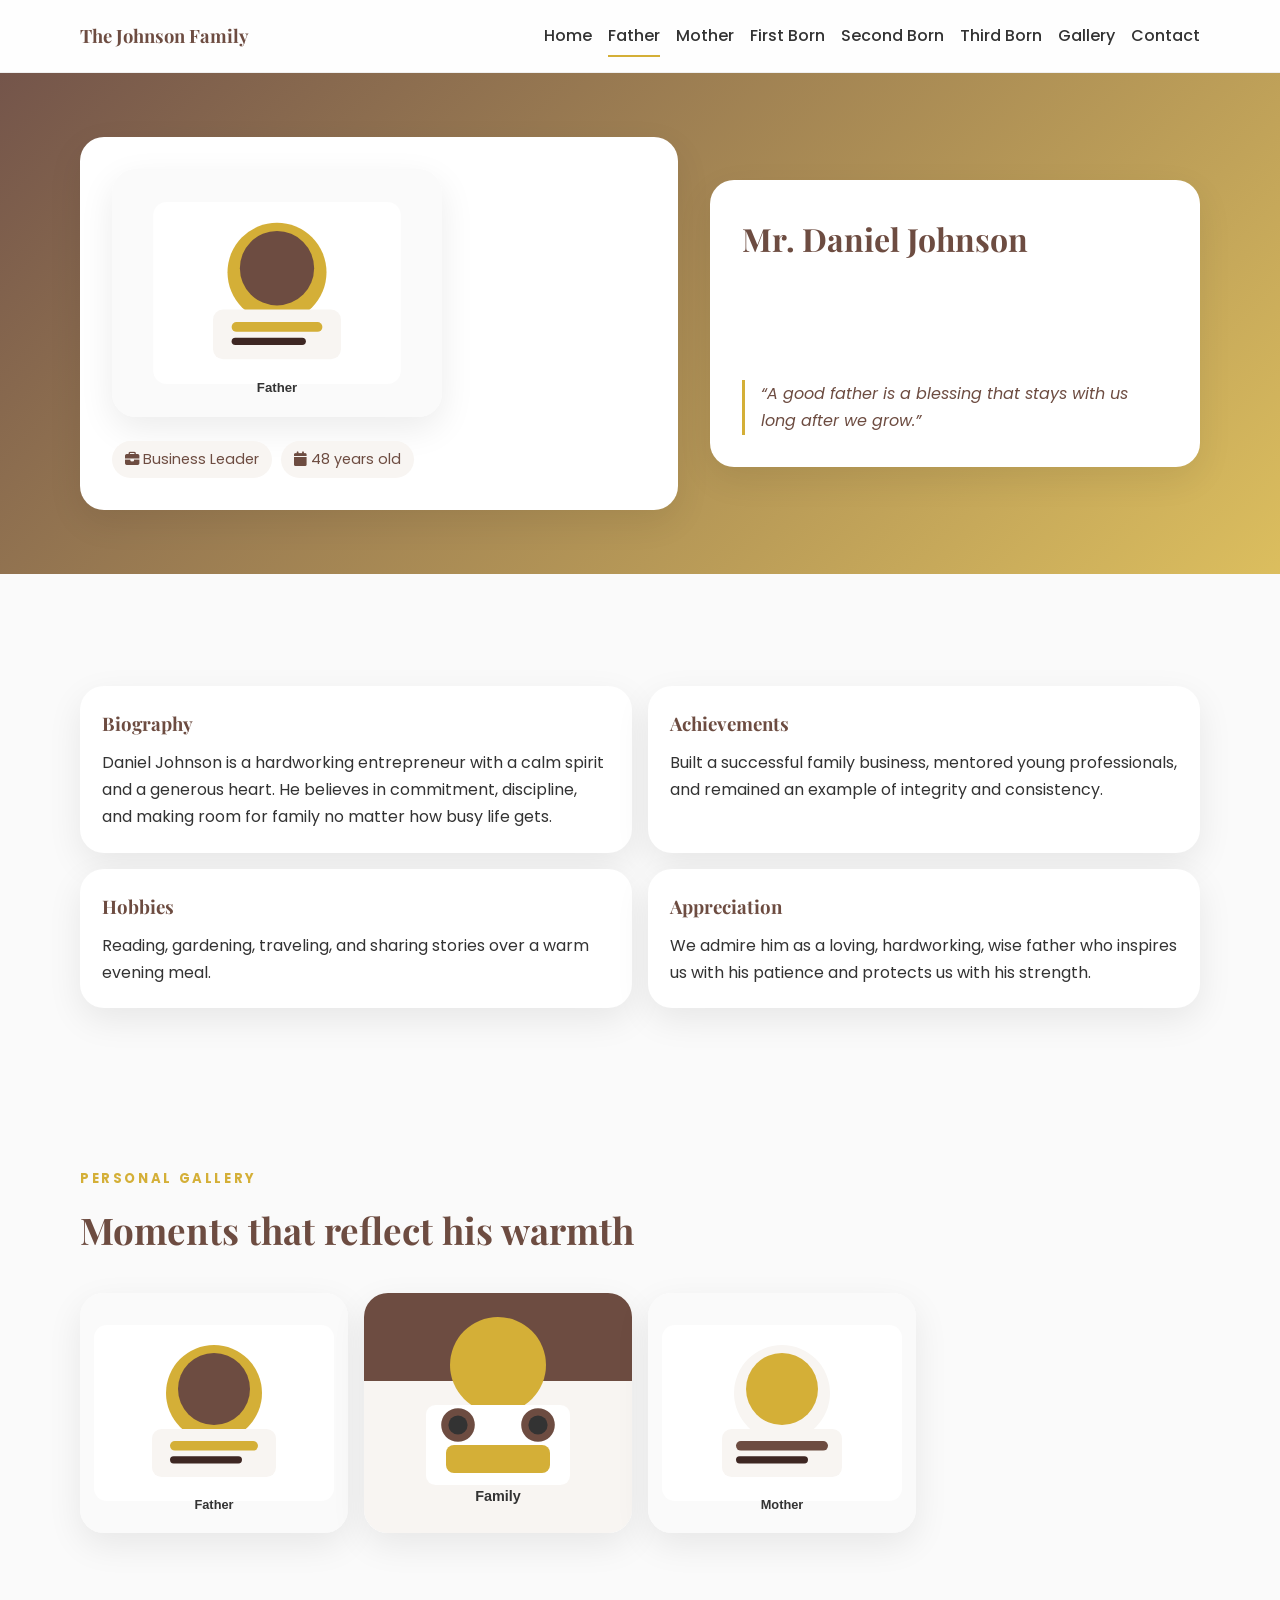
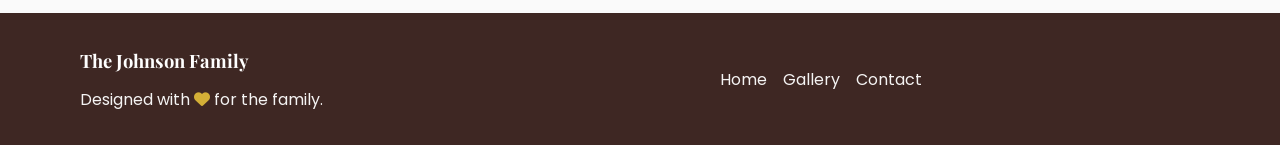
<file: father.html>
<!DOCTYPE html>
<html lang="en">
  <head>
    <meta charset="UTF-8" />
    <meta name="viewport" content="width=device-width, initial-scale=1.0" />
    <title>Father | The Johnson Family</title>
    <link rel="preconnect" href="https://fonts.googleapis.com" />
    <link rel="preconnect" href="https://fonts.gstatic.com" crossorigin />
    <link href="https://fonts.googleapis.com/css2?family=Playfair+Display:wght@600;700&family=Poppins:wght@400;500;600;700&display=swap" rel="stylesheet" />
    <link rel="stylesheet" href="https://cdnjs.cloudflare.com/ajax/libs/font-awesome/6.5.0/css/all.min.css" />
    <link rel="stylesheet" href="css/style.css" />
  </head>
  <body>
    <header class="site-header">
      <div class="container navbar">
        <a class="logo" href="index.html">The Johnson Family</a>
        <nav class="nav-links" aria-label="Primary navigation">
          <a href="index.html">Home</a>
          <a class="active" href="father.html">Father</a>
          <a href="mother.html">Mother</a>
          <a href="firstborn.html">First Born</a>
          <a href="secondborn.html">Second Born</a>
          <a href="thirdborn.html">Third Born</a>
          <a href="gallery.html">Gallery</a>
          <a href="index.html#contact">Contact</a>
        </nav>
      </div>
    </header>

    <main>
      <section class="profile-hero">
        <div class="container profile-layout">
          <div class="profile-card">
            <img src="images/father.svg" alt="Portrait of Daniel Johnson" />
            <div class="profile-meta">
              <span class="meta-pill"><i class="fa-solid fa-briefcase"></i> Business Leader</span>
              <span class="meta-pill"><i class="fa-solid fa-calendar"></i> 48 years old</span>
            </div>
          </div>
          <div class="profile-card">
            <h1 style="font-family: 'Playfair Display', serif; font-size: 2rem; color: var(--primary);">Mr. Daniel Johnson</h1>
            <p>He is the quiet strength of our family and the steady hand that protects and guides us through every challenge.</p>
            <p class="quote">“A good father is a blessing that stays with us long after we grow.”</p>
          </div>
        </div>
      </section>

      <section class="section">
        <div class="container profile-grid">
          <article class="info-card">
            <h3>Biography</h3>
            <p>Daniel Johnson is a hardworking entrepreneur with a calm spirit and a generous heart. He believes in commitment, discipline, and making room for family no matter how busy life gets.</p>
          </article>
          <article class="info-card">
            <h3>Achievements</h3>
            <p>Built a successful family business, mentored young professionals, and remained an example of integrity and consistency.</p>
          </article>
          <article class="info-card">
            <h3>Hobbies</h3>
            <p>Reading, gardening, traveling, and sharing stories over a warm evening meal.</p>
          </article>
          <article class="info-card">
            <h3>Appreciation</h3>
            <p>We admire him as a loving, hardworking, wise father who inspires us with his patience and protects us with his strength.</p>
          </article>
        </div>
      </section>

      <section class="section">
        <div class="container">
          <div class="section-title">
            <span>Personal gallery</span>
            <h2>Moments that reflect his warmth</h2>
          </div>
          <div class="gallery-grid">
            <article class="gallery-card"><img src="images/father.svg" alt="Father smiling with family" /></article>
            <article class="gallery-card"><img src="images/family.svg" alt="Family gathering on a happy day" /></article>
            <article class="gallery-card"><img src="images/mother.svg" alt="Father and mother together" /></article>
          </div>
        </div>
      </section>
    </main>

    <footer class="site-footer">
      <div class="container footer-grid">
        <div>
          <h3 class="logo" style="color: white; margin-bottom: 0.6rem;">The Johnson Family</h3>
          <p>Designed with <i class="fa-solid fa-heart" style="color: var(--accent);"></i> for the family.</p>
        </div>
        <div>
          <ul class="footer-links">
            <li><a href="index.html">Home</a></li>
            <li><a href="gallery.html">Gallery</a></li>
            <li><a href="index.html#contact">Contact</a></li>
          </ul>
        </div>
      </div>
    </footer>
  </body>
</html>
</file>
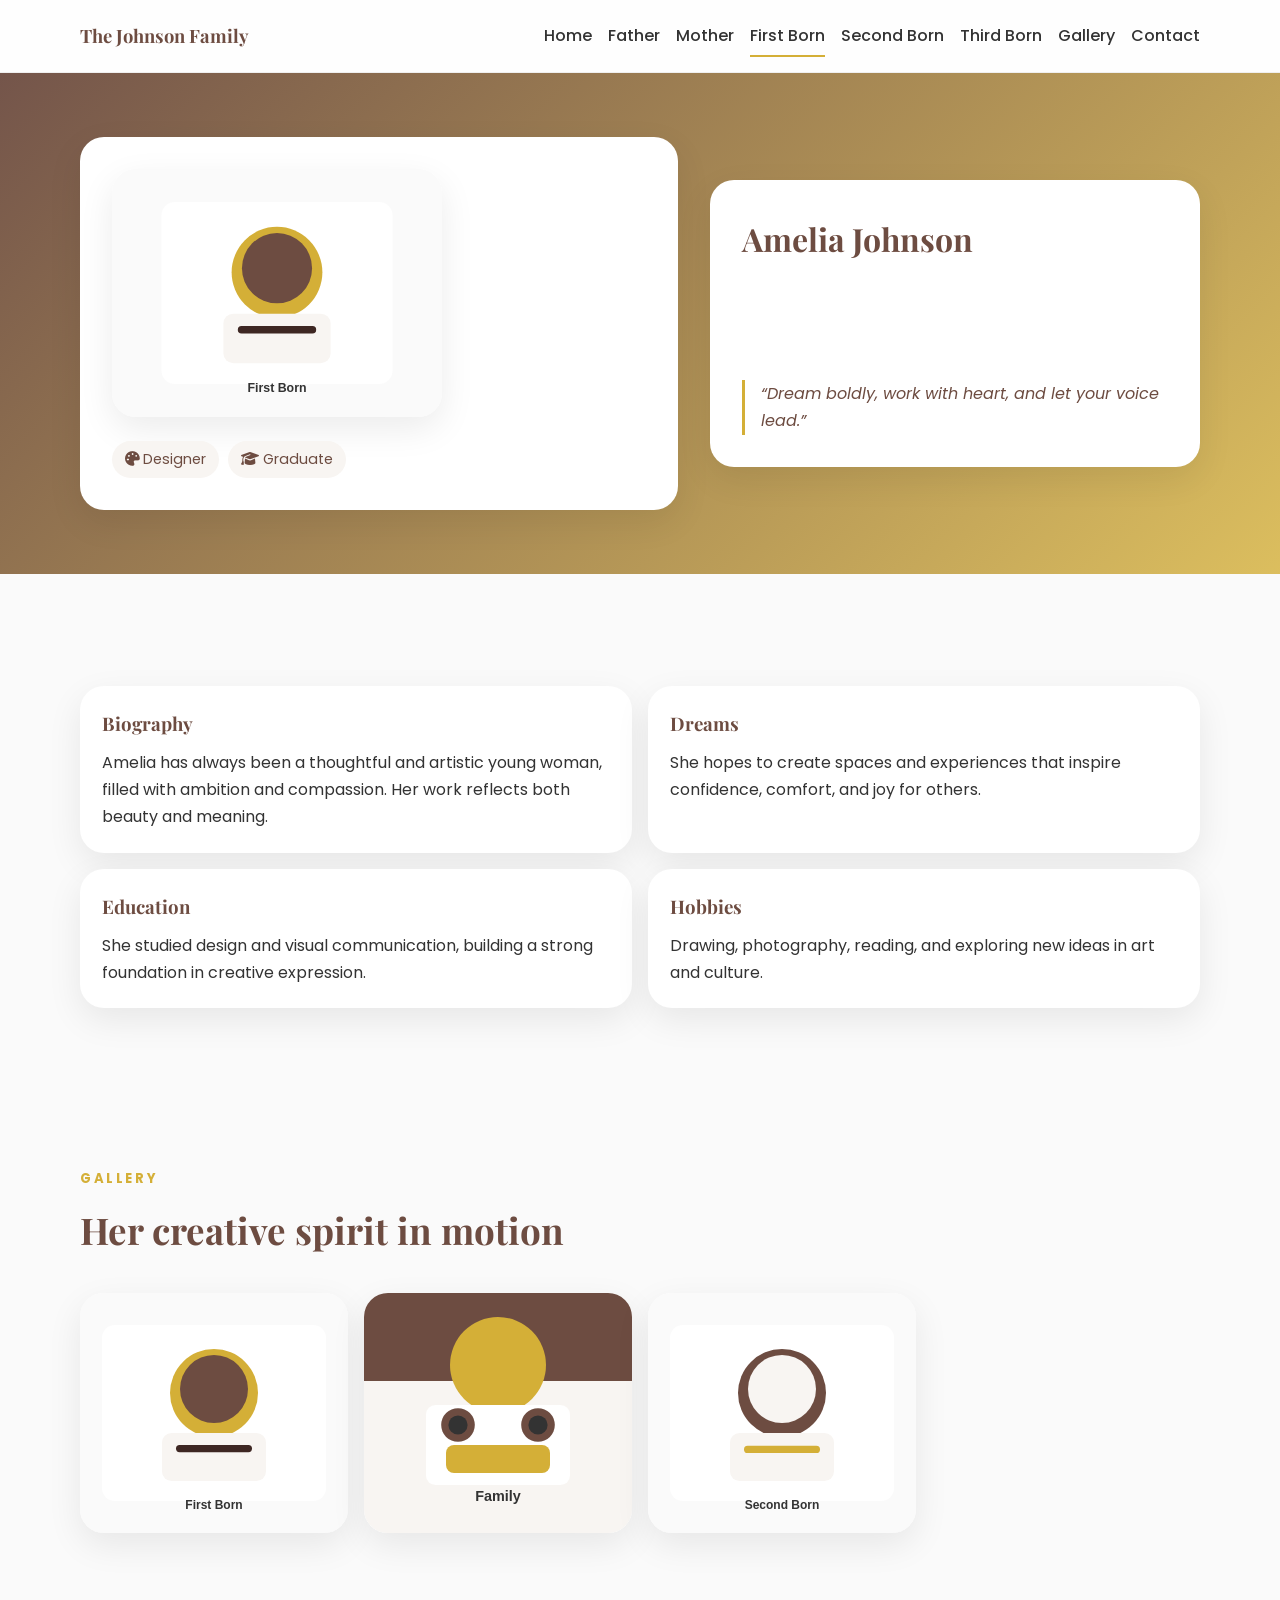
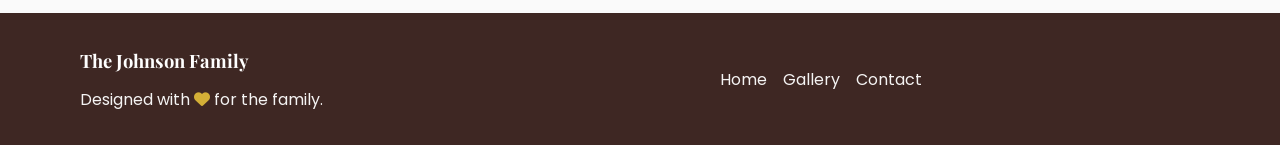
<file: firstborn.html>
<!DOCTYPE html>
<html lang="en">
  <head>
    <meta charset="UTF-8" />
    <meta name="viewport" content="width=device-width, initial-scale=1.0" />
    <title>First Born | The Johnson Family</title>
    <link rel="preconnect" href="https://fonts.googleapis.com" />
    <link rel="preconnect" href="https://fonts.gstatic.com" crossorigin />
    <link href="https://fonts.googleapis.com/css2?family=Playfair+Display:wght@600;700&family=Poppins:wght@400;500;600;700&display=swap" rel="stylesheet" />
    <link rel="stylesheet" href="https://cdnjs.cloudflare.com/ajax/libs/font-awesome/6.5.0/css/all.min.css" />
    <link rel="stylesheet" href="css/style.css" />
  </head>
  <body>
    <header class="site-header">
      <div class="container navbar">
        <a class="logo" href="index.html">The Johnson Family</a>
        <nav class="nav-links" aria-label="Primary navigation">
          <a href="index.html">Home</a>
          <a href="father.html">Father</a>
          <a href="mother.html">Mother</a>
          <a class="active" href="firstborn.html">First Born</a>
          <a href="secondborn.html">Second Born</a>
          <a href="thirdborn.html">Third Born</a>
          <a href="gallery.html">Gallery</a>
          <a href="index.html#contact">Contact</a>
        </nav>
      </div>
    </header>

    <main>
      <section class="profile-hero">
        <div class="container profile-layout">
          <div class="profile-card">
            <img src="images/firstborn.svg" alt="Portrait of Amelia Johnson" />
            <div class="profile-meta">
              <span class="meta-pill"><i class="fa-solid fa-palette"></i> Designer</span>
              <span class="meta-pill"><i class="fa-solid fa-graduation-cap"></i> Graduate</span>
            </div>
          </div>
          <div class="profile-card">
            <h1 style="font-family: 'Playfair Display', serif; font-size: 2rem; color: var(--primary);">Amelia Johnson</h1>
            <p>Amelia is a creative thinker who blends imagination with purpose and leaves a bright mark wherever she goes.</p>
            <p class="quote">“Dream boldly, work with heart, and let your voice lead.”</p>
          </div>
        </div>
      </section>

      <section class="section">
        <div class="container profile-grid">
          <article class="info-card">
            <h3>Biography</h3>
            <p>Amelia has always been a thoughtful and artistic young woman, filled with ambition and compassion. Her work reflects both beauty and meaning.</p>
          </article>
          <article class="info-card">
            <h3>Dreams</h3>
            <p>She hopes to create spaces and experiences that inspire confidence, comfort, and joy for others.</p>
          </article>
          <article class="info-card">
            <h3>Education</h3>
            <p>She studied design and visual communication, building a strong foundation in creative expression.</p>
          </article>
          <article class="info-card">
            <h3>Hobbies</h3>
            <p>Drawing, photography, reading, and exploring new ideas in art and culture.</p>
          </article>
        </div>
      </section>

      <section class="section">
        <div class="container">
          <div class="section-title">
            <span>Gallery</span>
            <h2>Her creative spirit in motion</h2>
          </div>
          <div class="gallery-grid">
            <article class="gallery-card"><img src="images/firstborn.svg" alt="Amelia in a creative setting" /></article>
            <article class="gallery-card"><img src="images/family.svg" alt="Family celebrating together" /></article>
            <article class="gallery-card"><img src="images/secondborn.svg" alt="Amelia and siblings smiling" /></article>
          </div>
        </div>
      </section>
    </main>

    <footer class="site-footer">
      <div class="container footer-grid">
        <div>
          <h3 class="logo" style="color: white; margin-bottom: 0.6rem;">The Johnson Family</h3>
          <p>Designed with <i class="fa-solid fa-heart" style="color: var(--accent);"></i> for the family.</p>
        </div>
        <div>
          <ul class="footer-links">
            <li><a href="index.html">Home</a></li>
            <li><a href="gallery.html">Gallery</a></li>
            <li><a href="index.html#contact">Contact</a></li>
          </ul>
        </div>
      </div>
    </footer>
  </body>
</html>
</file>
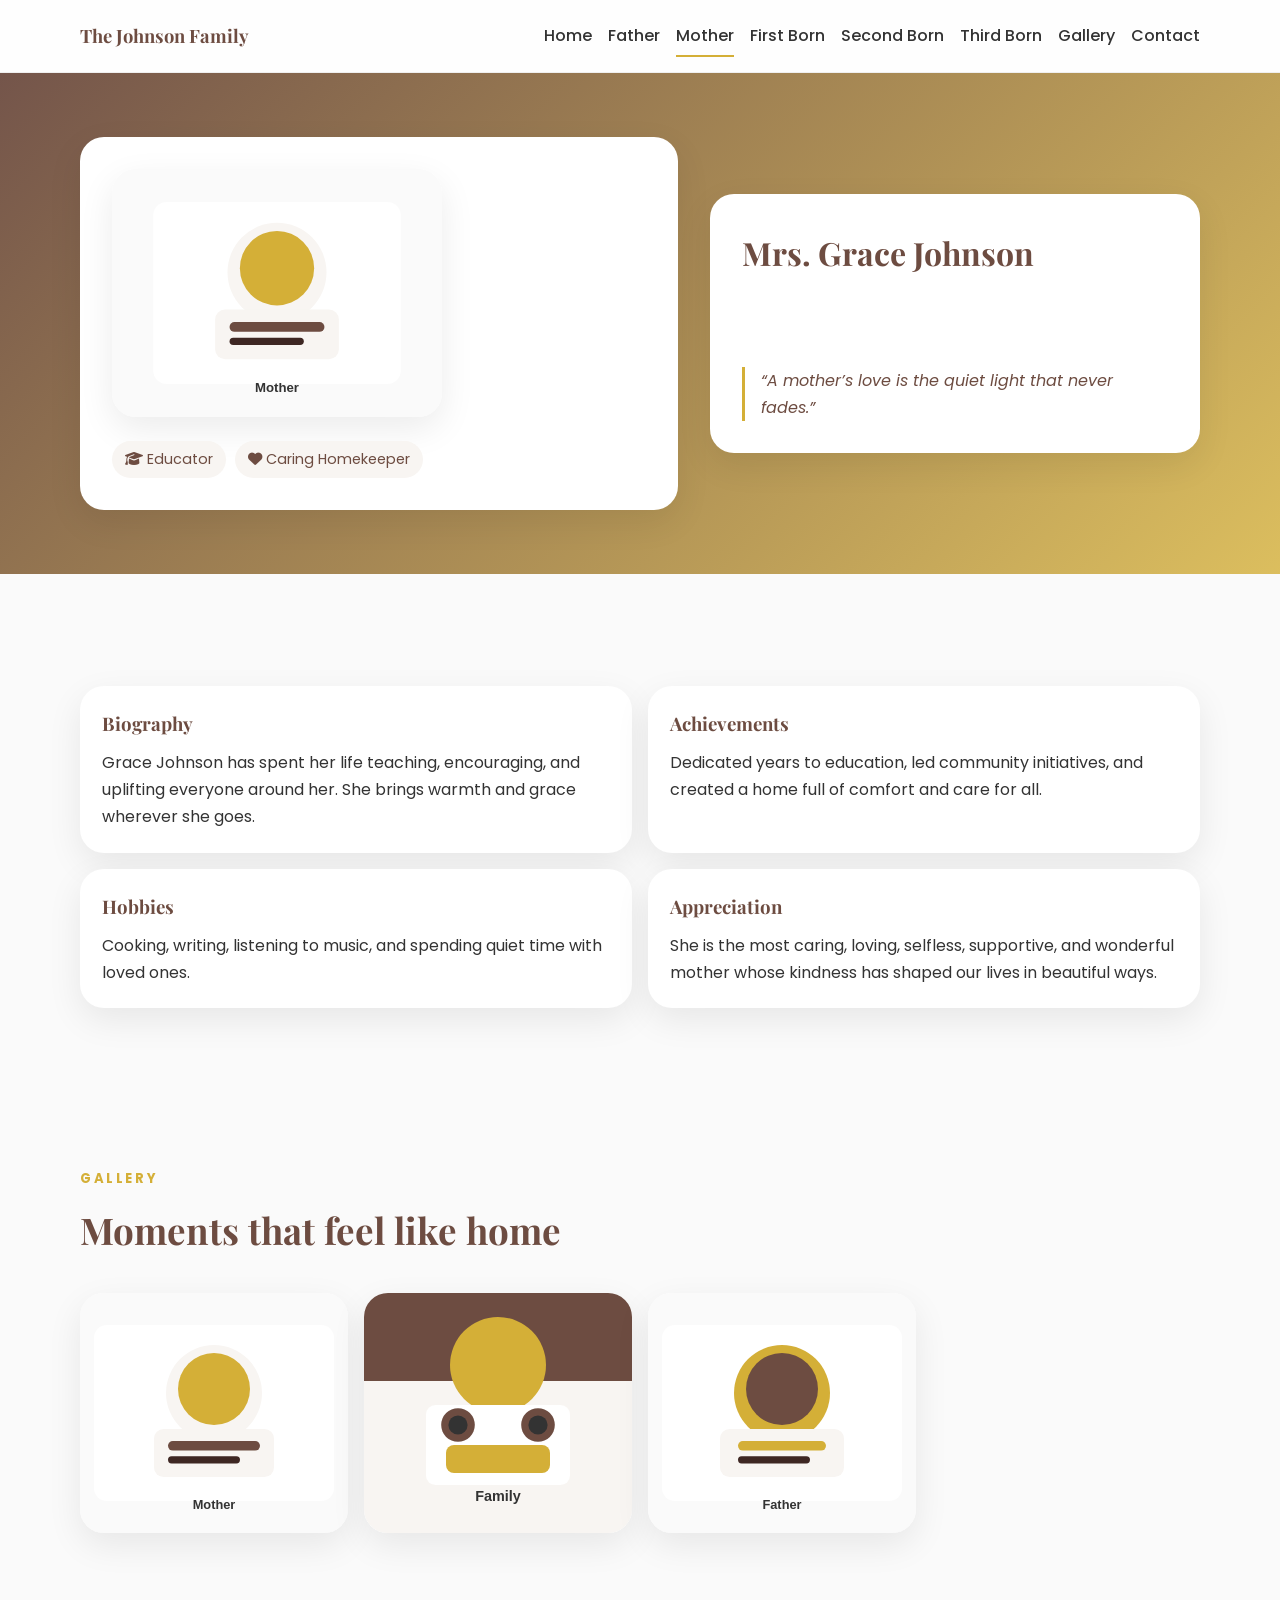
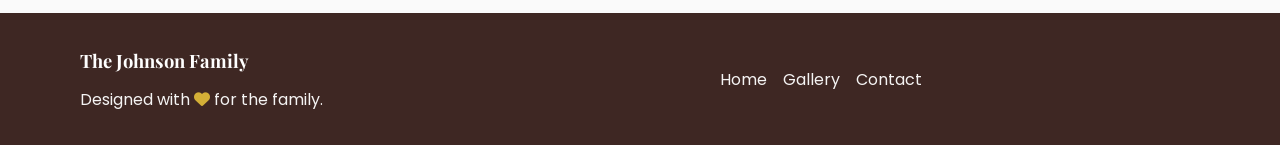
<file: mother.html>
<!DOCTYPE html>
<html lang="en">
  <head>
    <meta charset="UTF-8" />
    <meta name="viewport" content="width=device-width, initial-scale=1.0" />
    <title>Mother | The Johnson Family</title>
    <link rel="preconnect" href="https://fonts.googleapis.com" />
    <link rel="preconnect" href="https://fonts.gstatic.com" crossorigin />
    <link href="https://fonts.googleapis.com/css2?family=Playfair+Display:wght@600;700&family=Poppins:wght@400;500;600;700&display=swap" rel="stylesheet" />
    <link rel="stylesheet" href="https://cdnjs.cloudflare.com/ajax/libs/font-awesome/6.5.0/css/all.min.css" />
    <link rel="stylesheet" href="css/style.css" />
  </head>
  <body>
    <header class="site-header">
      <div class="container navbar">
        <a class="logo" href="index.html">The Johnson Family</a>
        <nav class="nav-links" aria-label="Primary navigation">
          <a href="index.html">Home</a>
          <a href="father.html">Father</a>
          <a class="active" href="mother.html">Mother</a>
          <a href="firstborn.html">First Born</a>
          <a href="secondborn.html">Second Born</a>
          <a href="thirdborn.html">Third Born</a>
          <a href="gallery.html">Gallery</a>
          <a href="index.html#contact">Contact</a>
        </nav>
      </div>
    </header>

    <main>
      <section class="profile-hero">
        <div class="container profile-layout">
          <div class="profile-card">
            <img src="images/mother.svg" alt="Portrait of Grace Johnson" />
            <div class="profile-meta">
              <span class="meta-pill"><i class="fa-solid fa-graduation-cap"></i> Educator</span>
              <span class="meta-pill"><i class="fa-solid fa-heart"></i> Caring Homekeeper</span>
            </div>
          </div>
          <div class="profile-card">
            <h1 style="font-family: 'Playfair Display', serif; font-size: 2rem; color: var(--primary);">Mrs. Grace Johnson</h1>
            <p>She is the heart of the home and the gentle soul that turns ordinary moments into cherished memories.</p>
            <p class="quote">“A mother’s love is the quiet light that never fades.”</p>
          </div>
        </div>
      </section>

      <section class="section">
        <div class="container profile-grid">
          <article class="info-card">
            <h3>Biography</h3>
            <p>Grace Johnson has spent her life teaching, encouraging, and uplifting everyone around her. She brings warmth and grace wherever she goes.</p>
          </article>
          <article class="info-card">
            <h3>Achievements</h3>
            <p>Dedicated years to education, led community initiatives, and created a home full of comfort and care for all.</p>
          </article>
          <article class="info-card">
            <h3>Hobbies</h3>
            <p>Cooking, writing, listening to music, and spending quiet time with loved ones.</p>
          </article>
          <article class="info-card">
            <h3>Appreciation</h3>
            <p>She is the most caring, loving, selfless, supportive, and wonderful mother whose kindness has shaped our lives in beautiful ways.</p>
          </article>
        </div>
      </section>

      <section class="section">
        <div class="container">
          <div class="section-title">
            <span>Gallery</span>
            <h2>Moments that feel like home</h2>
          </div>
          <div class="gallery-grid">
            <article class="gallery-card"><img src="images/mother.svg" alt="Mother gardening" /></article>
            <article class="gallery-card"><img src="images/family.svg" alt="Family enjoying a holiday" /></article>
            <article class="gallery-card"><img src="images/father.svg" alt="Mother and father celebrating" /></article>
          </div>
        </div>
      </section>
    </main>

    <footer class="site-footer">
      <div class="container footer-grid">
        <div>
          <h3 class="logo" style="color: white; margin-bottom: 0.6rem;">The Johnson Family</h3>
          <p>Designed with <i class="fa-solid fa-heart" style="color: var(--accent);"></i> for the family.</p>
        </div>
        <div>
          <ul class="footer-links">
            <li><a href="index.html">Home</a></li>
            <li><a href="gallery.html">Gallery</a></li>
            <li><a href="index.html#contact">Contact</a></li>
          </ul>
        </div>
      </div>
    </footer>
  </body>
</html>
</file>
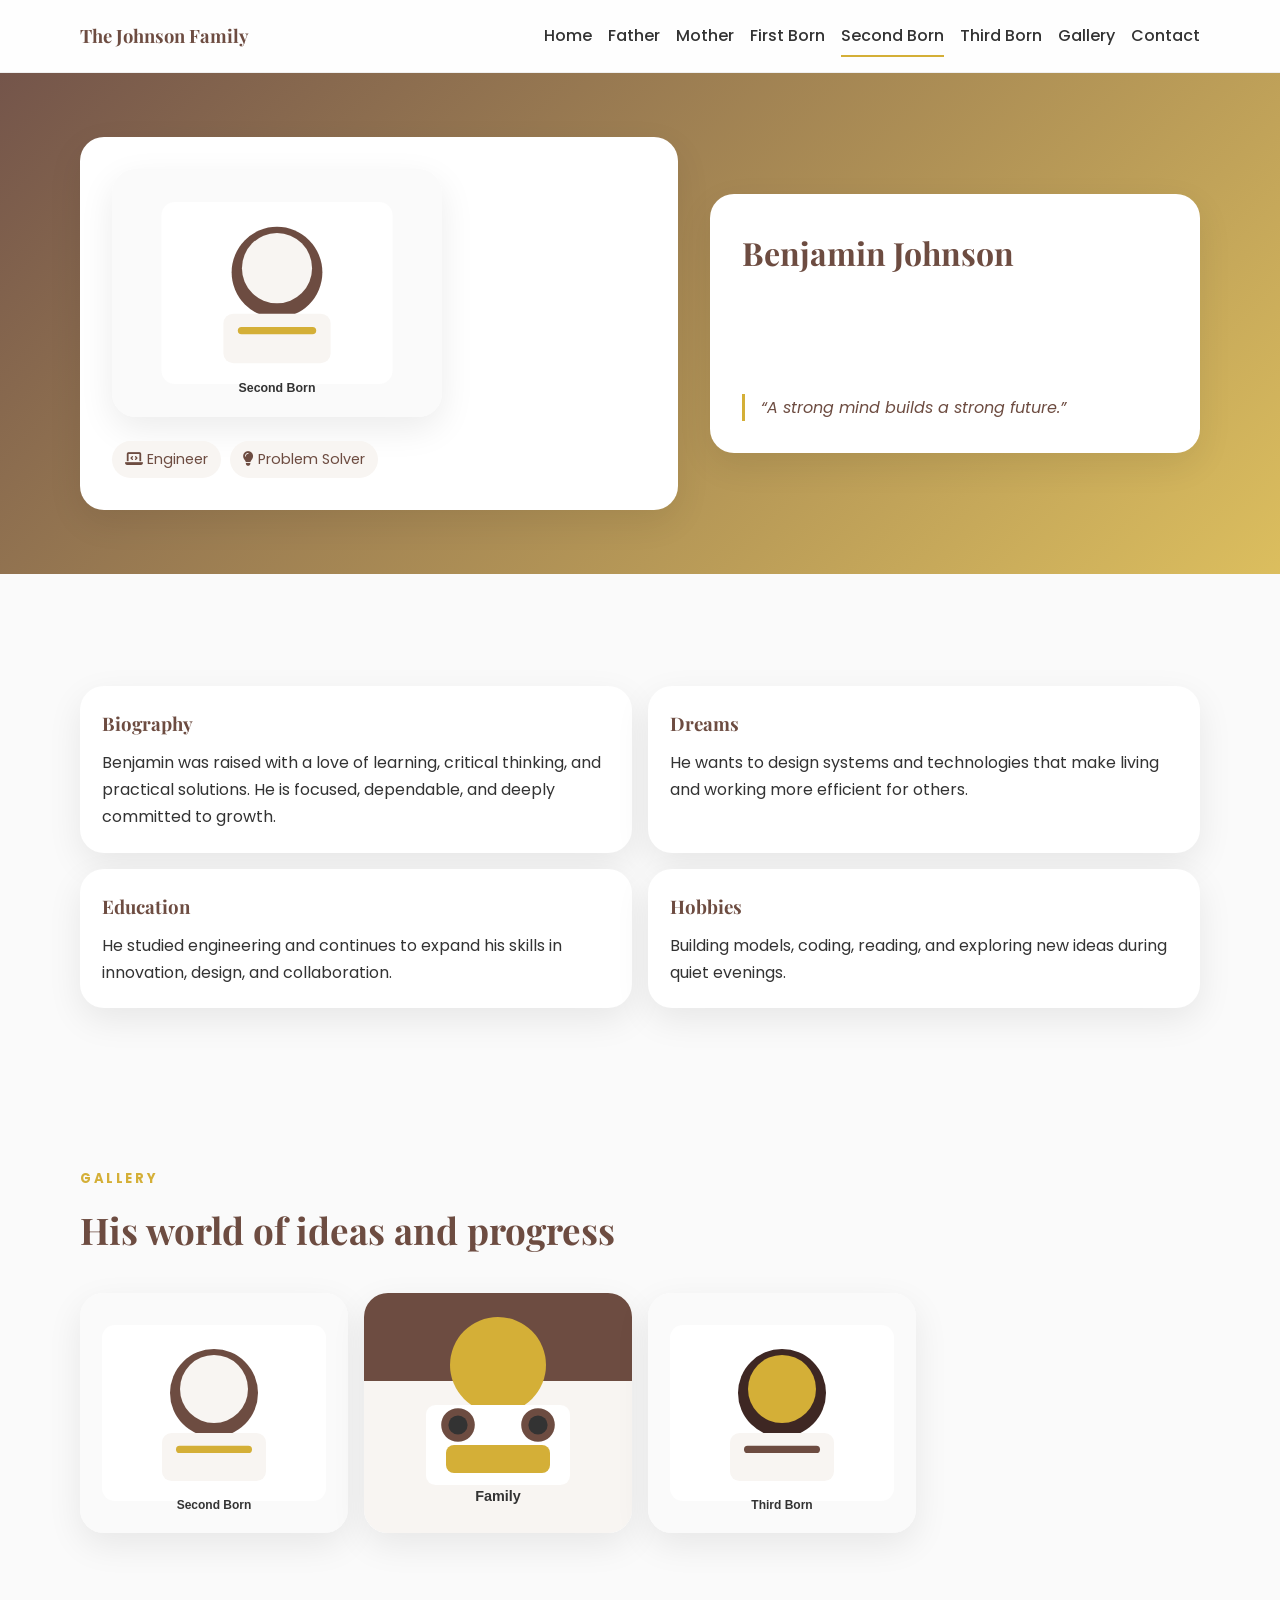
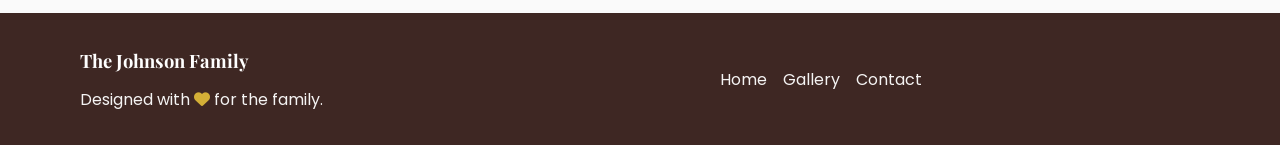
<file: secondborn.html>
<!DOCTYPE html>
<html lang="en">
  <head>
    <meta charset="UTF-8" />
    <meta name="viewport" content="width=device-width, initial-scale=1.0" />
    <title>Second Born | The Johnson Family</title>
    <link rel="preconnect" href="https://fonts.googleapis.com" />
    <link rel="preconnect" href="https://fonts.gstatic.com" crossorigin />
    <link href="https://fonts.googleapis.com/css2?family=Playfair+Display:wght@600;700&family=Poppins:wght@400;500;600;700&display=swap" rel="stylesheet" />
    <link rel="stylesheet" href="https://cdnjs.cloudflare.com/ajax/libs/font-awesome/6.5.0/css/all.min.css" />
    <link rel="stylesheet" href="css/style.css" />
  </head>
  <body>
    <header class="site-header">
      <div class="container navbar">
        <a class="logo" href="index.html">The Johnson Family</a>
        <nav class="nav-links" aria-label="Primary navigation">
          <a href="index.html">Home</a>
          <a href="father.html">Father</a>
          <a href="mother.html">Mother</a>
          <a href="firstborn.html">First Born</a>
          <a class="active" href="secondborn.html">Second Born</a>
          <a href="thirdborn.html">Third Born</a>
          <a href="gallery.html">Gallery</a>
          <a href="index.html#contact">Contact</a>
        </nav>
      </div>
    </header>

    <main>
      <section class="profile-hero">
        <div class="container profile-layout">
          <div class="profile-card">
            <img src="images/secondborn.svg" alt="Portrait of Benjamin Johnson" />
            <div class="profile-meta">
              <span class="meta-pill"><i class="fa-solid fa-laptop-code"></i> Engineer</span>
              <span class="meta-pill"><i class="fa-solid fa-lightbulb"></i> Problem Solver</span>
            </div>
          </div>
          <div class="profile-card">
            <h1 style="font-family: 'Playfair Display', serif; font-size: 2rem; color: var(--primary);">Benjamin Johnson</h1>
            <p>Benjamin is thoughtful, dependable, and curious, always eager to understand how things work and how to improve them.</p>
            <p class="quote">“A strong mind builds a strong future.”</p>
          </div>
        </div>
      </section>

      <section class="section">
        <div class="container profile-grid">
          <article class="info-card">
            <h3>Biography</h3>
            <p>Benjamin was raised with a love of learning, critical thinking, and practical solutions. He is focused, dependable, and deeply committed to growth.</p>
          </article>
          <article class="info-card">
            <h3>Dreams</h3>
            <p>He wants to design systems and technologies that make living and working more efficient for others.</p>
          </article>
          <article class="info-card">
            <h3>Education</h3>
            <p>He studied engineering and continues to expand his skills in innovation, design, and collaboration.</p>
          </article>
          <article class="info-card">
            <h3>Hobbies</h3>
            <p>Building models, coding, reading, and exploring new ideas during quiet evenings.</p>
          </article>
        </div>
      </section>

      <section class="section">
        <div class="container">
          <div class="section-title">
            <span>Gallery</span>
            <h2>His world of ideas and progress</h2>
          </div>
          <div class="gallery-grid">
            <article class="gallery-card"><img src="images/secondborn.svg" alt="Benjamin working on projects" /></article>
            <article class="gallery-card"><img src="images/family.svg" alt="Family gathered together" /></article>
            <article class="gallery-card"><img src="images/thirdborn.svg" alt="Benjamin and siblings enjoying time together" /></article>
          </div>
        </div>
      </section>
    </main>

    <footer class="site-footer">
      <div class="container footer-grid">
        <div>
          <h3 class="logo" style="color: white; margin-bottom: 0.6rem;">The Johnson Family</h3>
          <p>Designed with <i class="fa-solid fa-heart" style="color: var(--accent);"></i> for the family.</p>
        </div>
        <div>
          <ul class="footer-links">
            <li><a href="index.html">Home</a></li>
            <li><a href="gallery.html">Gallery</a></li>
            <li><a href="index.html#contact">Contact</a></li>
          </ul>
        </div>
      </div>
    </footer>
  </body>
</html>
</file>
<file: css/style.css>
:root {
  /* Core palette used throughout the website */
  --primary: #6D4C41;
  --secondary: #F8F5F2;
  --accent: #D4AF37;
  --bg: #FAFAFA;
  --card: #FFFFFF;
  --text: #333333;
  --footer: #3E2723;
  --shadow: 0 12px 35px rgba(0, 0, 0, 0.08);
}

* {
  box-sizing: border-box;
  margin: 0;
  padding: 0;
}

html {
  scroll-behavior: smooth;
}

body {
  font-family: 'Poppins', sans-serif;
  color: var(--text);
  background: var(--bg);
  line-height: 1.7;
  overflow-x: hidden;
}

img {
  max-width: 100%;
  display: block;
}

a {
  color: inherit;
  text-decoration: none;
}

ul {
  list-style: none;
}

.container {
  width: min(1120px, calc(100% - 2rem));
  margin: 0 auto;
}

.btn {
  display: inline-flex;
  align-items: center;
  justify-content: center;
  gap: 0.5rem;
  padding: 0.9rem 1.4rem;
  border-radius: 999px;
  font-weight: 600;
  transition: transform 0.3s ease, box-shadow 0.3s ease, background 0.3s ease;
  box-shadow: 0 10px 25px rgba(109, 76, 65, 0.15);
}

.btn:hover {
  transform: translateY(-3px);
  box-shadow: 0 14px 30px rgba(109, 76, 65, 0.22);
}

.btn-primary {
  background: linear-gradient(135deg, var(--primary), #8b6558);
  color: white;
}

.btn-secondary {
  background: white;
  color: var(--primary);
}

.site-header {
  position: sticky;
  top: 0;
  z-index: 1000;
  background: rgba(255, 255, 255, 0.72);
  backdrop-filter: blur(10px);
  border-bottom: 1px solid rgba(0, 0, 0, 0.06);
}

.navbar {
  display: flex;
  align-items: center;
  justify-content: space-between;
  min-height: 72px;
}

.logo {
  font-family: 'Playfair Display', serif;
  font-size: 1.15rem;
  font-weight: 700;
  color: var(--primary);
}

.nav-links {
  display: flex;
  flex-wrap: wrap;
  gap: 1rem;
  align-items: center;
}

.nav-links a {
  position: relative;
  padding: 0.35rem 0;
  font-weight: 500;
  color: var(--text);
  transition: color 0.3s ease;
}

.nav-links a::after {
  content: '';
  position: absolute;
  left: 0;
  bottom: -2px;
  width: 100%;
  height: 2px;
  background: var(--accent);
  transform: scaleX(0);
  transform-origin: left;
  transition: transform 0.3s ease;
}

.nav-links a:hover::after,
.nav-links a.active::after {
  transform: scaleX(1);
}

.nav-links a:hover {
  color: var(--primary);
}

.hero {
  min-height: 88vh;
  display: grid;
  align-items: center;
  background: linear-gradient(rgba(21, 12, 10, 0.7), rgba(21, 12, 10, 0.6)), url('../images/family.svg') center/cover no-repeat;
  color: white;
}

.hero-content {
  padding: 5rem 0;
  display: grid;
  gap: 1.4rem;
  max-width: 760px;
}

.hero h1 {
  font-family: 'Playfair Display', serif;
  font-size: clamp(2.2rem, 4vw, 3.8rem);
  line-height: 1.16;
}

.hero p {
  font-size: 1.05rem;
  color: rgba(255, 255, 255, 0.9);
}

.hero-actions {
  display: flex;
  flex-wrap: wrap;
  gap: 1rem;
}

.section {
  padding: 5rem 0;
}

.section-title {
  display: flex;
  flex-direction: column;
  gap: 0.5rem;
  margin-bottom: 2rem;
}

.section-title span {
  color: var(--accent);
  font-weight: 700;
  letter-spacing: 0.2em;
  text-transform: uppercase;
  font-size: 0.82rem;
}

.section-title h2 {
  font-family: 'Playfair Display', serif;
  font-size: clamp(1.75rem, 3vw, 2.3rem);
  color: var(--primary);
}

.about-grid {
  display: grid;
  gap: 1.25rem;
}

.about-card,
.value-card,
.member-card,
.profile-card,
.contact-card,
.gallery-card,
.info-card {
  background: var(--card);
  border-radius: 24px;
  box-shadow: var(--shadow);
  transition: transform 0.3s ease, box-shadow 0.3s ease;
}

.about-card:hover,
.value-card:hover,
.member-card:hover,
.profile-card:hover,
.contact-card:hover,
.gallery-card:hover,
.info-card:hover {
  transform: translateY(-6px);
  box-shadow: 0 18px 40px rgba(0, 0, 0, 0.1);
}

.about-card {
  padding: 2rem;
}

.values-grid {
  display: grid;
  gap: 1rem;
}

.value-card {
  padding: 1.4rem;
  display: flex;
  gap: 1rem;
  align-items: flex-start;
}

.value-card i {
  font-size: 1.35rem;
  color: var(--accent);
}

.member-grid {
  display: grid;
  gap: 1.25rem;
}

.member-card {
  padding: 1.5rem;
  display: grid;
  gap: 1rem;
  justify-items: center;
  text-align: center;
}

.member-card img {
  width: 140px;
  height: 140px;
  object-fit: cover;
  border-radius: 50%;
  border: 5px solid var(--secondary);
}

.member-card h3 {
  font-family: 'Playfair Display', serif;
  font-size: 1.3rem;
  color: var(--primary);
}

.member-card .role {
  font-weight: 700;
  color: var(--accent);
}

.member-card .bio {
  color: #666;
}

.profile-hero {
  background: linear-gradient(135deg, rgba(109, 76, 65, 0.95), rgba(212, 175, 55, 0.8));
  color: white;
  padding: 4rem 0;
}

.profile-layout {
  display: grid;
  gap: 2rem;
  align-items: center;
}

.profile-card {
  padding: 2rem;
  display: grid;
  gap: 1rem;
}

.profile-card img {
  width: min(100%, 330px);
  border-radius: 24px;
  object-fit: cover;
  box-shadow: var(--shadow);
}

.profile-meta {
  display: flex;
  flex-wrap: wrap;
  gap: 0.6rem;
  margin-top: 0.5rem;
}

.meta-pill {
  border-radius: 999px;
  padding: 0.4rem 0.8rem;
  background: var(--secondary);
  color: var(--primary);
  font-size: 0.9rem;
}

.profile-grid {
  display: grid;
  gap: 1rem;
  margin-top: 2rem;
}

.info-card {
  padding: 1.4rem;
}

.info-card h3 {
  color: var(--primary);
  margin-bottom: 0.55rem;
  font-family: 'Playfair Display', serif;
}

.quote {
  font-style: italic;
  color: var(--primary);
  border-left: 3px solid var(--accent);
  padding-left: 1rem;
}

.gallery-grid {
  display: grid;
  gap: 1rem;
}

.gallery-card {
  overflow: hidden;
}

.gallery-card img {
  width: 100%;
  height: 240px;
  object-fit: cover;
  transition: transform 0.35s ease;
}

.gallery-card:hover img {
  transform: scale(1.08);
}

.contact-grid {
  display: grid;
  gap: 1rem;
}

.contact-card {
  padding: 1.4rem;
  display: flex;
  gap: 1rem;
  align-items: flex-start;
}

.contact-card i {
  color: var(--accent);
  font-size: 1.25rem;
  margin-top: 0.2rem;
}

.social-links {
  display: flex;
  gap: 0.7rem;
  flex-wrap: wrap;
  margin-top: 0.6rem;
}

.social-links a {
  width: 42px;
  height: 42px;
  display: grid;
  place-items: center;
  border-radius: 50%;
  background: var(--secondary);
  color: var(--primary);
  transition: transform 0.3s ease, background 0.3s ease;
}

.social-links a:hover {
  transform: translateY(-3px);
  background: var(--accent);
  color: white;
}

.site-footer {
  background: var(--footer);
  color: rgba(255, 255, 255, 0.95);
  padding: 2rem 0;
}

.footer-grid {
  display: grid;
  gap: 1rem;
}

.footer-links {
  display: flex;
  flex-wrap: wrap;
  gap: 1rem;
}

.footer-links a:hover {
  color: var(--accent);
}

@media (min-width: 768px) {
  .about-grid {
    grid-template-columns: 1.2fr 0.8fr;
  }

  .values-grid {
    grid-template-columns: repeat(2, minmax(0, 1fr));
  }

  .member-grid {
    grid-template-columns: repeat(2, minmax(0, 1fr));
  }

  .profile-layout {
    grid-template-columns: 1.1fr 0.9fr;
  }

  .profile-grid {
    grid-template-columns: repeat(2, minmax(0, 1fr));
  }

  .contact-grid {
    grid-template-columns: repeat(2, minmax(0, 1fr));
  }

  .gallery-grid {
    grid-template-columns: repeat(2, minmax(0, 1fr));
  }

  .footer-grid {
    grid-template-columns: 1.3fr 1fr;
    align-items: center;
  }
}

@media (min-width: 1024px) {
  .member-grid {
    grid-template-columns: repeat(3, minmax(0, 1fr));
  }

  .gallery-grid {
    grid-template-columns: repeat(3, minmax(0, 1fr));
  }
}

@media (min-width: 1280px) {
  .gallery-grid {
    grid-template-columns: repeat(4, minmax(0, 1fr));
  }
}

@media (max-width: 767px) {
  .navbar {
    flex-direction: column;
    padding: 0.8rem 0;
    gap: 0.8rem;
  }

  .nav-links {
    justify-content: center;
  }

  .hero {
    min-height: auto;
    padding: 3.5rem 0;
  }

  .hero-content {
    padding: 0;
  }

  .hero-actions {
    flex-direction: column;
    align-items: flex-start;
  }

  .btn {
    width: 100%;
  }
}
</file>
